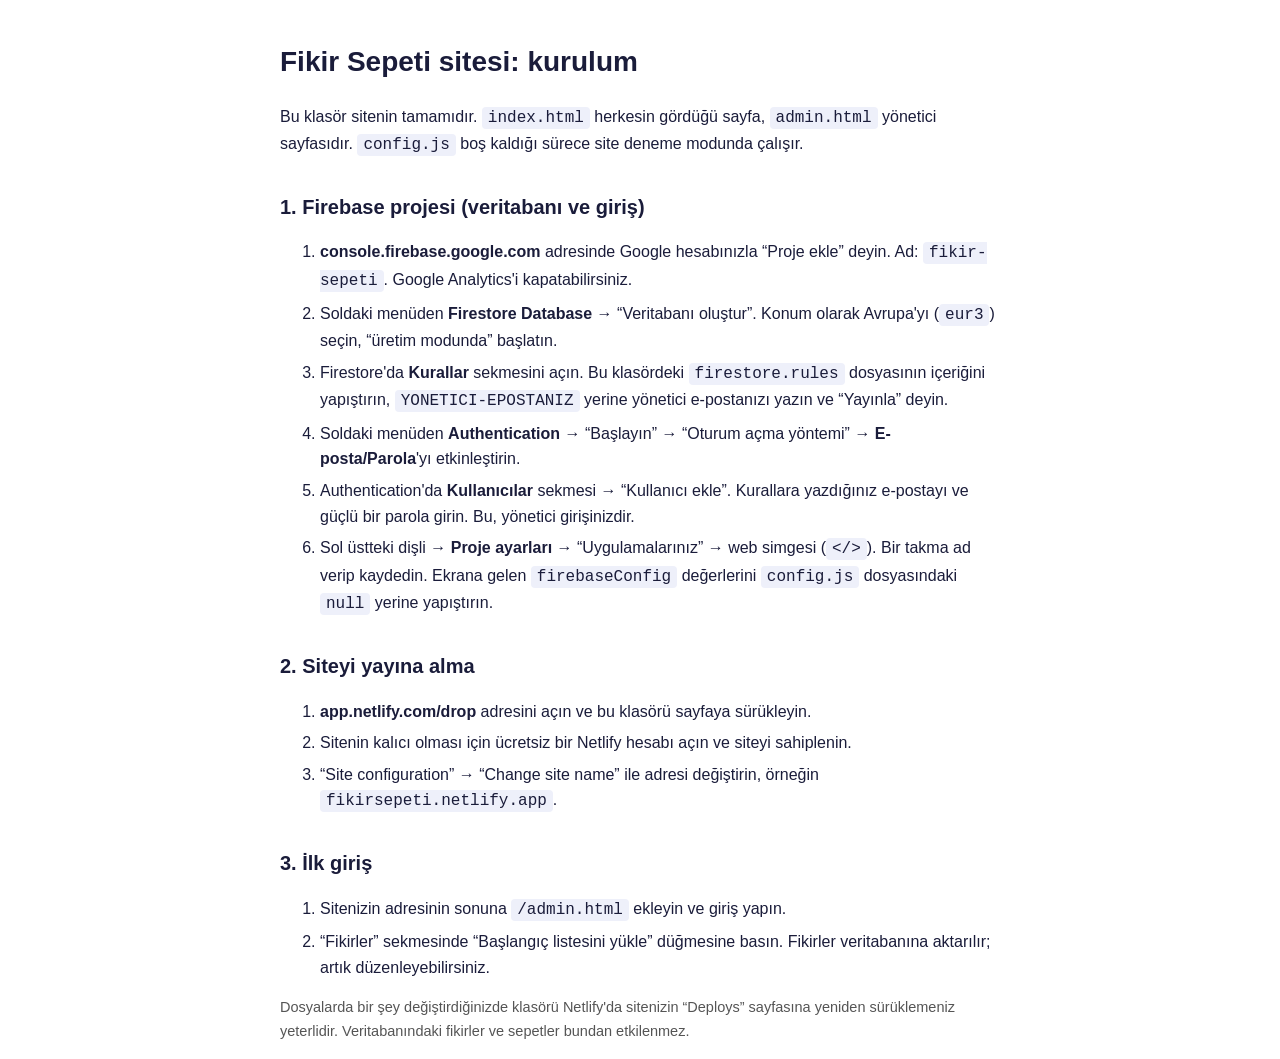
<file: KURULUM.html>
<!doctype html><html lang="tr"><head><meta charset="utf-8"><meta name="viewport" content="width=device-width,initial-scale=1"><title>Fikir Sepeti · Kurulum</title>
<style>body{font:16px/1.6 -apple-system,Segoe UI,Helvetica,Arial,sans-serif;max-width:720px;margin:40px auto;padding:0 20px;color:#1a1c3a}h1{font-size:28px}h2{font-size:20px;margin-top:32px}code{background:#eef0fa;padding:2px 6px;border-radius:4px}li{margin:6px 0}.n{color:#555;font-size:14.5px}</style></head><body>
<h1>Fikir Sepeti sitesi: kurulum</h1>
<p>Bu klasör sitenin tamamıdır. <code>index.html</code> herkesin gördüğü sayfa, <code>admin.html</code> yönetici sayfasıdır. <code>config.js</code> boş kaldığı sürece site deneme modunda çalışır.</p>
<h2>1. Firebase projesi (veritabanı ve giriş)</h2>
<ol>
<li><b>console.firebase.google.com</b> adresinde Google hesabınızla “Proje ekle” deyin. Ad: <code>fikir-sepeti</code>. Google Analytics'i kapatabilirsiniz.</li>
<li>Soldaki menüden <b>Firestore Database</b> → “Veritabanı oluştur”. Konum olarak Avrupa'yı (<code>eur3</code>) seçin, “üretim modunda” başlatın.</li>
<li>Firestore'da <b>Kurallar</b> sekmesini açın. Bu klasördeki <code>firestore.rules</code> dosyasının içeriğini yapıştırın, <code>YONETICI-EPOSTANIZ</code> yerine yönetici e-postanızı yazın ve “Yayınla” deyin.</li>
<li>Soldaki menüden <b>Authentication</b> → “Başlayın” → “Oturum açma yöntemi” → <b>E-posta/Parola</b>'yı etkinleştirin.</li>
<li>Authentication'da <b>Kullanıcılar</b> sekmesi → “Kullanıcı ekle”. Kurallara yazdığınız e-postayı ve güçlü bir parola girin. Bu, yönetici girişinizdir.</li>
<li>Sol üstteki dişli → <b>Proje ayarları</b> → “Uygulamalarınız” → web simgesi (<code>&lt;/&gt;</code>). Bir takma ad verip kaydedin. Ekrana gelen <code>firebaseConfig</code> değerlerini <code>config.js</code> dosyasındaki <code>null</code> yerine yapıştırın.</li>
</ol>
<h2>2. Siteyi yayına alma</h2>
<ol>
<li><b>app.netlify.com/drop</b> adresini açın ve bu klasörü sayfaya sürükleyin.</li>
<li>Sitenin kalıcı olması için ücretsiz bir Netlify hesabı açın ve siteyi sahiplenin.</li>
<li>“Site configuration” → “Change site name” ile adresi değiştirin, örneğin <code>fikirsepeti.netlify.app</code>.</li>
</ol>
<h2>3. İlk giriş</h2>
<ol>
<li>Sitenizin adresinin sonuna <code>/admin.html</code> ekleyin ve giriş yapın.</li>
<li>“Fikirler” sekmesinde “Başlangıç listesini yükle” düğmesine basın. Fikirler veritabanına aktarılır; artık düzenleyebilirsiniz.</li>
</ol>
<p class="n">Dosyalarda bir şey değiştirdiğinizde klasörü Netlify'da sitenizin “Deploys” sayfasına yeniden sürüklemeniz yeterlidir. Veritabanındaki fikirler ve sepetler bundan etkilenmez.</p>
</body></html>
</file>
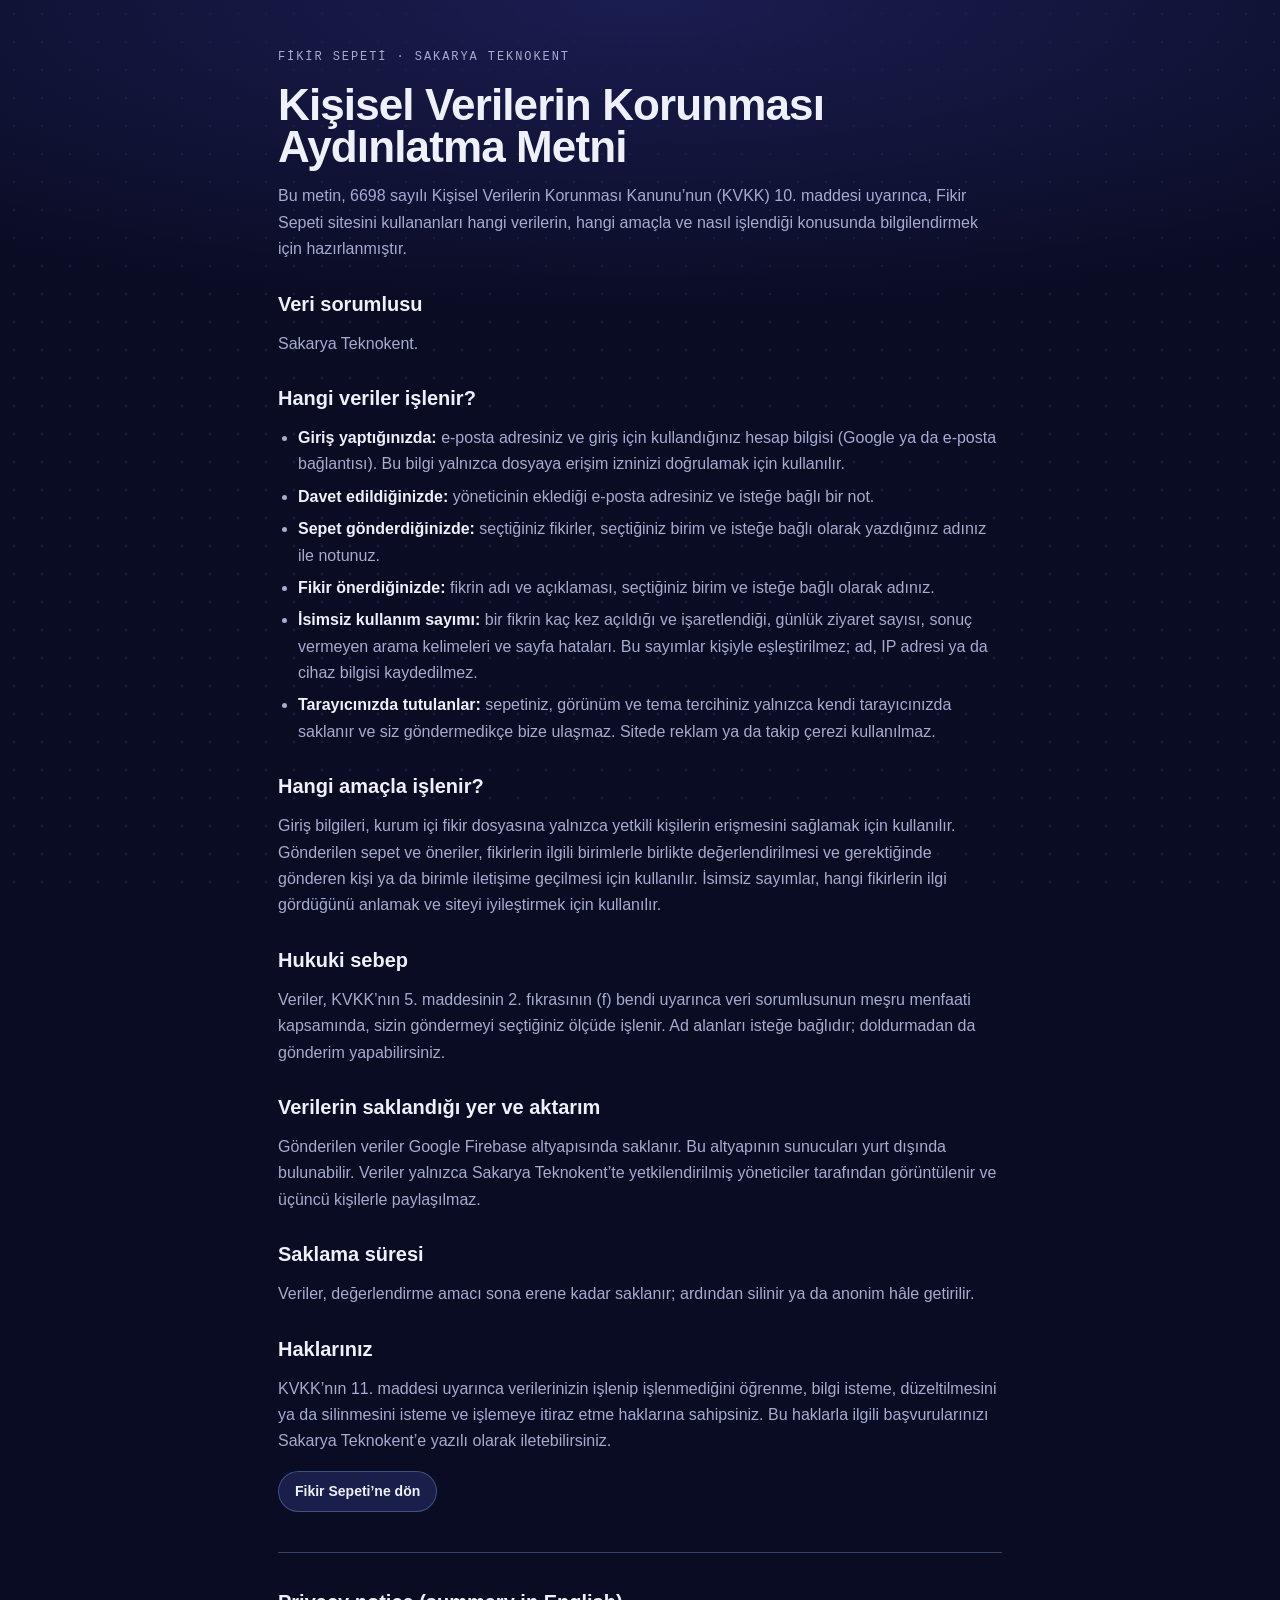
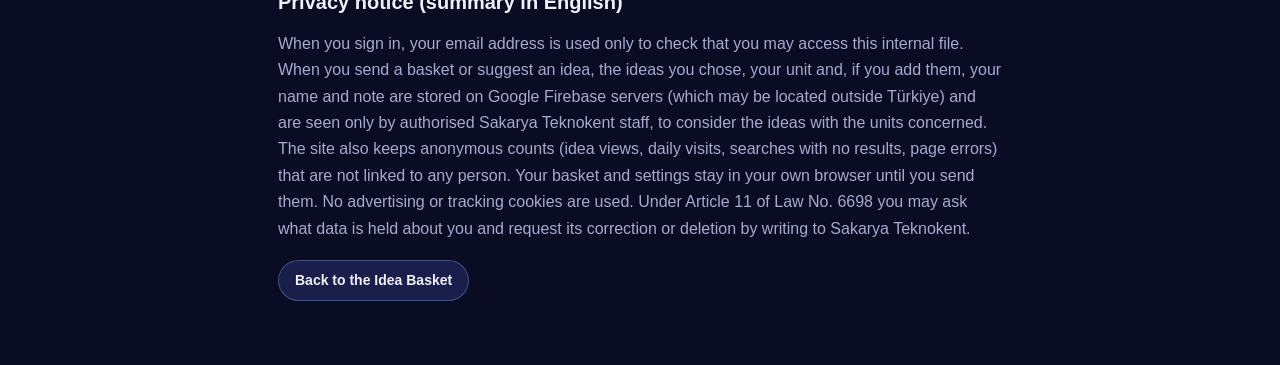
<file: kvkk.html>
<!doctype html>
<html lang="tr">
<head>
<meta charset="utf-8">
<meta name="viewport" content="width=device-width,initial-scale=1,viewport-fit=cover">
<title>Aydınlatma Metni · Fikir Sepeti</title>
<meta name="robots" content="noindex, nofollow">
<link rel="stylesheet" href="style.css">
<style>html,body{min-height:100%}body{background-attachment:fixed}.kv{max-width:760px;margin:0 auto;padding:48px max(18px,env(safe-area-inset-left,0px)) 64px;display:flex;flex-direction:column;gap:16px}.kv h1{font-size:clamp(30px,5vw,44px)}.kv h2{font-size:20px;margin-top:14px}.kv p,.kv li{color:var(--muted);line-height:1.65}.kv ul{margin:0;padding-left:20px;display:flex;flex-direction:column;gap:6px}.kv b{color:var(--fg)}.kv hr{border:0;border-top:1px solid var(--line2);margin:24px 0 8px}</style>
</head>
<body>
<main class="kv">
  <p class="eyebrow">Fikir Sepeti · Sakarya Teknokent</p>
  <h1>Kişisel Verilerin Korunması Aydınlatma Metni</h1>
  <p>Bu metin, 6698 sayılı Kişisel Verilerin Korunması Kanunu’nun (KVKK) 10. maddesi uyarınca, Fikir Sepeti sitesini kullananları hangi verilerin, hangi amaçla ve nasıl işlendiği konusunda bilgilendirmek için hazırlanmıştır.</p>
  <h2>Veri sorumlusu</h2>
  <p>Sakarya Teknokent.</p>
  <h2>Hangi veriler işlenir?</h2>
  <ul>
    <li><b>Giriş yaptığınızda:</b> e-posta adresiniz ve giriş için kullandığınız hesap bilgisi (Google ya da e-posta bağlantısı). Bu bilgi yalnızca dosyaya erişim izninizi doğrulamak için kullanılır.</li>
    <li><b>Davet edildiğinizde:</b> yöneticinin eklediği e-posta adresiniz ve isteğe bağlı bir not.</li>
    <li><b>Sepet gönderdiğinizde:</b> seçtiğiniz fikirler, seçtiğiniz birim ve isteğe bağlı olarak yazdığınız adınız ile notunuz.</li>
    <li><b>Fikir önerdiğinizde:</b> fikrin adı ve açıklaması, seçtiğiniz birim ve isteğe bağlı olarak adınız.</li>
    <li><b>İsimsiz kullanım sayımı:</b> bir fikrin kaç kez açıldığı ve işaretlendiği, günlük ziyaret sayısı, sonuç vermeyen arama kelimeleri ve sayfa hataları. Bu sayımlar kişiyle eşleştirilmez; ad, IP adresi ya da cihaz bilgisi kaydedilmez.</li>
    <li><b>Tarayıcınızda tutulanlar:</b> sepetiniz, görünüm ve tema tercihiniz yalnızca kendi tarayıcınızda saklanır ve siz göndermedikçe bize ulaşmaz. Sitede reklam ya da takip çerezi kullanılmaz.</li>
  </ul>
  <h2>Hangi amaçla işlenir?</h2>
  <p>Giriş bilgileri, kurum içi fikir dosyasına yalnızca yetkili kişilerin erişmesini sağlamak için kullanılır. Gönderilen sepet ve öneriler, fikirlerin ilgili birimlerle birlikte değerlendirilmesi ve gerektiğinde gönderen kişi ya da birimle iletişime geçilmesi için kullanılır. İsimsiz sayımlar, hangi fikirlerin ilgi gördüğünü anlamak ve siteyi iyileştirmek için kullanılır.</p>
  <h2>Hukuki sebep</h2>
  <p>Veriler, KVKK’nın 5. maddesinin 2. fıkrasının (f) bendi uyarınca veri sorumlusunun meşru menfaati kapsamında, sizin göndermeyi seçtiğiniz ölçüde işlenir. Ad alanları isteğe bağlıdır; doldurmadan da gönderim yapabilirsiniz.</p>
  <h2>Verilerin saklandığı yer ve aktarım</h2>
  <p>Gönderilen veriler Google Firebase altyapısında saklanır. Bu altyapının sunucuları yurt dışında bulunabilir. Veriler yalnızca Sakarya Teknokent’te yetkilendirilmiş yöneticiler tarafından görüntülenir ve üçüncü kişilerle paylaşılmaz.</p>
  <h2>Saklama süresi</h2>
  <p>Veriler, değerlendirme amacı sona erene kadar saklanır; ardından silinir ya da anonim hâle getirilir.</p>
  <h2>Haklarınız</h2>
  <p>KVKK’nın 11. maddesi uyarınca verilerinizin işlenip işlenmediğini öğrenme, bilgi isteme, düzeltilmesini ya da silinmesini isteme ve işlemeye itiraz etme haklarına sahipsiniz. Bu haklarla ilgili başvurularınızı Sakarya Teknokent’e yazılı olarak iletebilirsiniz.</p>
  <p><a class="btn" href="./">Fikir Sepeti’ne dön</a></p>
  <hr>
  <section id="en" lang="en">
    <h2>Privacy notice (summary in English)</h2>
    <p>When you sign in, your email address is used only to check that you may access this internal file. When you send a basket or suggest an idea, the ideas you chose, your unit and, if you add them, your name and note are stored on Google Firebase servers (which may be located outside Türkiye) and are seen only by authorised Sakarya Teknokent staff, to consider the ideas with the units concerned. The site also keeps anonymous counts (idea views, daily visits, searches with no results, page errors) that are not linked to any person. Your basket and settings stay in your own browser until you send them. No advertising or tracking cookies are used. Under Article 11 of Law No. 6698 you may ask what data is held about you and request its correction or deletion by writing to Sakarya Teknokent.</p>
    <p><a class="btn" href="en.html">Back to the Idea Basket</a></p>
  </section>
</main>
</body>
</html>
</file>
<file: style.css>
[hidden]{display:none!important}
html{margin:0;background:#0A0C24}body{margin:0;min-height:100vh}
img{max-width:100%}

/* Layout: a catalogue you shop from. Sticky bar with the basket; ready-made baskets first, then the file as data (clickable distributions), then the searchable shelf of every idea. Detail and basket open as panels. Single committed dark look, matching the Teknokent zoom decks and the Fikir Yol Haritası. */
:root{
  --bg:#0A0C24; --surface:#13163A; --surface2:#1A1E4A; --line:rgba(120,170,220,.2); --line2:rgba(120,170,220,.38);
  --fg:#EEF0FA; --muted:#A6ABCF; --sky:#2EA8D3; --skysoft:rgba(46,168,211,.14); --ink:#061022;
  --low:#5FD3A4; --mid:#F0C35A; --high:#F08A75;
  --barbg:rgba(10,12,36,.92); --glow:#1A1D50; --dot:rgba(46,168,211,.13); --veil:rgba(4,5,18,.72);
  --display:'Archivo','Helvetica Neue',Helvetica,Arial,sans-serif;
  --mono:'IBM Plex Mono',ui-monospace,Menlo,monospace;
  color-scheme:dark;
}
:root[data-fs="light"]{
  --bg:#F3F5FB; --surface:#FFFFFF; --surface2:#E9EDF8; --line:rgba(30,50,110,.14); --line2:rgba(30,50,110,.28);
  --fg:#141833; --muted:#4F5679; --sky:#0B76A3; --skysoft:rgba(11,118,163,.10); --ink:#FFFFFF;
  --low:#16815A; --mid:#8C6100; --high:#B8432C;
  --barbg:rgba(243,245,251,.94); --glow:#DDE6FA; --dot:rgba(11,118,163,.10); --veil:rgba(20,24,51,.45);
  color-scheme:light;
}
*{box-sizing:border-box}
html{scroll-behavior:smooth}
body{background:var(--bg);color:var(--fg);font-family:var(--display);font-size:16px;line-height:1.5;
  background-image:radial-gradient(120% 50% at 50% 0%,var(--glow) 0%,transparent 70%),radial-gradient(circle,var(--dot) 1.5px,transparent 1.6px);background-size:auto,28px 28px}
body::before{content:"";position:fixed;inset:0 0 auto;height:env(safe-area-inset-top,0px);z-index:10;background:var(--bg)}
h1,h2,h3,h4{margin:0;text-wrap:balance;font-stretch:112%}
h1{font-size:clamp(40px,7vw,72px);line-height:.95;font-weight:900;letter-spacing:-.02em}
h1 span{color:var(--sky)}
h2{font-size:clamp(24px,3.4vw,32px);font-weight:800;line-height:1.1}
h3{font-size:19px;font-weight:800;line-height:1.2}
p{margin:0}
a{color:var(--sky)}
button,input,select,textarea{font:inherit;color:inherit}
:focus-visible{outline:2px solid var(--sky);outline-offset:2px}
.eyebrow{font-family:var(--mono);font-size:12px;letter-spacing:.16em;text-transform:uppercase;color:var(--sky)}
.lead{font-size:18px;color:var(--muted);max-width:62ch}
.note{font-size:14px;color:var(--muted);max-width:75ch}

.gut{padding-left:max(16px,env(safe-area-inset-left,0px));padding-right:max(16px,env(safe-area-inset-right,0px))}
.bar{position:sticky;top:env(safe-area-inset-top,0px);z-index:9;background:var(--barbg);backdrop-filter:blur(8px);border-bottom:1px solid var(--line)}
.bar .in{max-width:1120px;margin:0 auto;padding-block:10px;display:flex;align-items:center;justify-content:space-between;gap:12px}
.brand{font-weight:900;font-stretch:112%;font-size:18px;letter-spacing:-.01em}
a.brand{color:inherit;text-decoration:none;border-radius:6px;white-space:nowrap}
a.brand:hover{opacity:.85}
:focus-visible{outline:2px solid var(--sky);outline-offset:2px}
.skip{position:fixed;left:calc(12px + env(safe-area-inset-left,0px));top:-80px;z-index:60;background:var(--surface2);color:var(--fg);border:2px solid var(--sky);border-radius:10px;padding:10px 16px;font-weight:700;text-decoration:none}
.skip:focus{top:calc(10px + env(safe-area-inset-top,0px))}
.totop{position:fixed;right:calc(18px + env(safe-area-inset-right,0px));bottom:calc(20px + env(safe-area-inset-bottom,0px));z-index:25;width:44px;height:44px;border-radius:999px;border:1px solid var(--line2);background:var(--surface2);color:var(--fg);font-size:18px;line-height:1;cursor:pointer;opacity:0;pointer-events:none;transform:translateY(8px);transition:opacity .2s,transform .2s}
.totop.on{opacity:1;pointer-events:auto;transform:none}
.totop:hover{border-color:var(--sky);color:var(--sky)}
.ldbar{position:fixed;left:0;right:0;top:0;height:3px;z-index:70;background:linear-gradient(90deg,transparent,var(--sky),transparent);background-size:40% 100%;background-repeat:no-repeat;animation:ldb 1.1s linear infinite}
@keyframes ldb{from{background-position:-40% 0}to{background-position:140% 0}}
@media (prefers-reduced-motion:reduce){*,*::before,*::after{transition:none!important;animation:none!important;scroll-behavior:auto!important}}
.brand span{color:var(--sky)}
.btn{background:var(--surface2);border:1px solid var(--line2);border-radius:999px;padding:8px 16px;font-size:14px;font-weight:700;cursor:pointer;display:inline-flex;align-items:center;gap:8px;text-decoration:none;color:var(--fg);white-space:nowrap}
.btn:hover{border-color:var(--sky)}
.btn.pri{background:var(--sky);border-color:var(--sky);color:var(--ink)}
.btn.pri:hover{filter:brightness(1.08)}
.btn.on{background:var(--skysoft);border-color:var(--sky);color:var(--sky)}
.btn.sm{padding:6px 12px;font-size:13px}
.btn .ct{font-family:var(--mono);font-size:12.5px;background:var(--ink);color:var(--fg);border-radius:999px;padding:1px 8px;font-variant-numeric:tabular-nums}
.btn.pri .ct{background:var(--ink)}

.wrap{max-width:1120px;margin:0 auto;padding-block:36px 72px;display:flex;flex-direction:column;gap:56px}
section{display:flex;flex-direction:column;gap:18px;scroll-margin-top:72px}
.head{display:flex;flex-direction:column;gap:8px}
.hero{display:flex;flex-direction:column;gap:20px}
.stats{display:grid;grid-template-columns:repeat(auto-fill,minmax(150px,1fr));gap:12px}
.stat{border:1px solid var(--line);background:var(--skysoft);border-radius:14px;padding:12px 18px;display:flex;flex-direction:column;min-width:0}
.stat b{font-size:34px;font-weight:900;line-height:1;font-variant-numeric:tabular-nums}
.stat span{font-family:var(--mono);font-size:11.5px;letter-spacing:.12em;text-transform:uppercase;color:var(--muted);margin-top:6px}
.tn{font-size:13.5px;font-weight:600;color:var(--sky);margin-top:-6px}
.who{display:flex;flex-wrap:wrap;gap:8px;align-items:center}
.who>span{font-weight:800;margin-right:4px}
.who .btn[aria-pressed="true"]{background:var(--sky);border-color:var(--sky);color:#06122B}
footer a{color:var(--muted)}
.how{display:grid;grid-template-columns:repeat(auto-fit,minmax(220px,1fr));gap:12px}
.how div{border-top:2px solid var(--sky);padding-top:10px;font-size:14.5px;color:var(--muted)}
.how b{display:block;color:var(--fg);font-size:16px;font-weight:800}

.share{border:1px solid var(--sky);background:var(--skysoft);border-radius:16px;padding:16px 18px;display:flex;flex-wrap:wrap;gap:12px;align-items:center;justify-content:space-between}
.share p{min-width:0;flex:1 1 260px}
.share .acts{display:flex;gap:8px;flex-wrap:wrap}

.packs{display:grid;grid-template-columns:repeat(auto-fill,minmax(320px,1fr));gap:12px}
.pack{background:var(--surface);border:1px solid var(--line);border-radius:16px;padding:18px;display:flex;flex-direction:column;gap:12px;min-width:0}
.pack.five{border-color:var(--sky);background:linear-gradient(180deg,rgba(46,168,211,.12),transparent 60%),var(--surface)}
.pack small{font-size:13.5px;color:var(--muted)}
.steps{display:flex;flex-wrap:wrap;gap:6px;align-items:center;min-width:0}
.steps i{font-style:normal;color:var(--sky);font-size:13px}
.tag{background:var(--surface2);border:1px solid var(--line);border-radius:999px;padding:4px 11px;font-size:13px;font-weight:600;cursor:pointer;max-width:100%;overflow-wrap:anywhere;text-align:left}
.tag:hover{border-color:var(--sky)}
.tag.in{border-color:var(--sky);color:var(--sky)}
.tag.ex{background:transparent;border-style:dashed;color:var(--muted);font-weight:500;cursor:default}
.pack .foot{margin-top:auto;display:flex;align-items:center;justify-content:space-between;gap:10px;flex-wrap:wrap}
.pack .foot span{font-size:12.5px;color:var(--muted);font-family:var(--mono)}

.viz{display:grid;grid-template-columns:repeat(auto-fit,minmax(min(380px,100%),1fr));gap:12px}
.vc{background:var(--surface);border:1px solid var(--line);border-radius:16px;padding:18px;display:flex;flex-direction:column;gap:12px;min-width:0}
.vc h3{font-size:16px}
.bars{display:flex;flex-direction:column;gap:4px}
.brow{display:grid;grid-template-columns:minmax(0,150px) 1fr 28px;gap:10px;align-items:center;background:none;border:0;padding:4px 6px;margin:0 -6px;border-radius:8px;cursor:pointer;text-align:left;font-size:13.5px}
.brow:hover{background:var(--skysoft)}
.brow[aria-pressed="true"]{background:var(--skysoft);color:var(--sky)}
.brow .tr{height:10px;background:var(--surface2);border-radius:999px;overflow:hidden}
.brow .tr i{display:block;height:100%;background:var(--sky);border-radius:999px}
.brow b{font-family:var(--mono);font-weight:500;font-size:13px;text-align:right;font-variant-numeric:tabular-nums}
.mx{display:grid;grid-template-columns:auto repeat(3,1fr);gap:6px;font-size:12.5px}
.mx .h{font-family:var(--mono);font-size:11px;letter-spacing:.08em;text-transform:uppercase;color:var(--muted);display:flex;align-items:center;justify-content:center;text-align:center;padding:2px}
.mx .h.l{justify-content:flex-start}
.mx button{border:1px solid var(--line);border-radius:10px;padding:12px 4px;cursor:pointer;font-size:20px;font-weight:900;font-variant-numeric:tabular-nums;background:var(--surface2)}
.mx button:hover{border-color:var(--sky)}
.mx button[aria-pressed="true"]{outline:2px solid var(--sky)}

.tools{display:grid;grid-template-columns:repeat(auto-fit,minmax(170px,1fr));gap:10px;align-items:end}
.fld{display:flex;flex-direction:column;gap:4px;min-width:0}
.fld label{font-family:var(--mono);font-size:11px;letter-spacing:.12em;text-transform:uppercase;color:var(--muted)}
.fld input,.fld select,.fld textarea{background:var(--surface);border:1px solid var(--line2);border-radius:10px;padding:9px 11px;font-size:14.5px;width:100%;min-width:0}
.fld.wide{grid-column:1/-1}
.meta{display:flex;flex-wrap:wrap;gap:10px;align-items:center;justify-content:space-between}
.count{font-family:var(--mono);font-size:13px;color:var(--muted)}

.grid{display:grid;grid-template-columns:repeat(auto-fill,minmax(300px,1fr));gap:12px}
.card{background:var(--surface);border:1px solid var(--line);border-radius:16px;padding:16px;display:flex;flex-direction:column;gap:10px;min-width:0}
.card.in{border-color:var(--sky)}
.card .th{font-family:var(--mono);font-size:11px;letter-spacing:.12em;text-transform:uppercase;color:var(--muted)}
.card p{font-size:14.5px;color:var(--muted)}
.pills{display:flex;flex-wrap:wrap;gap:6px}
.pill{font-family:var(--mono);font-size:11px;letter-spacing:.06em;text-transform:uppercase;border-radius:999px;padding:3px 9px;border:1px solid var(--line2);color:var(--muted);white-space:nowrap;max-width:100%;overflow:hidden;text-overflow:ellipsis}
.pill.s{color:var(--sky);border-color:var(--sky);background:var(--skysoft)}
.pill.nw{color:#06122B;background:var(--mid);border-color:var(--mid);font-weight:700}
.pill.e1{color:var(--low);border-color:currentColor}.pill.e2{color:var(--mid);border-color:currentColor}.pill.e3{color:var(--high);border-color:currentColor}
.card .foot{margin-top:auto;display:flex;gap:8px;justify-content:space-between;flex-wrap:wrap;padding-top:4px}
.empty{padding:28px;text-align:center;color:var(--muted);border:1px dashed var(--line2);border-radius:14px}
footer{font-size:13px;color:var(--muted);border-top:1px solid var(--line);padding-top:18px}

dialog{border:1px solid var(--line2);background:var(--bg);color:var(--fg);border-radius:20px;padding:0;width:min(720px,calc(100vw - 24px));max-height:calc(100dvh - 32px)}
dialog::backdrop{background:var(--veil)}
.dl{padding:22px;display:flex;flex-direction:column;gap:18px;overflow:auto;max-height:calc(100dvh - 34px)}
.dl .x{align-self:flex-end;margin-bottom:-12px}
.kv{display:grid;grid-template-columns:repeat(auto-fit,minmax(200px,1fr));gap:10px}
.kv div{background:var(--surface);border:1px solid var(--line);border-radius:12px;padding:12px;display:flex;flex-direction:column;gap:4px;min-width:0}
.kv dt,.lbl{font-family:var(--mono);font-size:11px;letter-spacing:.12em;text-transform:uppercase;color:var(--sky)}
.kv dd{margin:0;font-size:14.5px}
dl{margin:0}
.roles{display:grid;grid-template-columns:minmax(0,1fr) minmax(0,1.3fr);gap:0 14px;font-size:14px}
.roles div{padding:8px 0;border-top:1px solid var(--line)}
.roles .r{font-weight:700}
.roles .r.me{color:var(--sky)}
.roles .x2{color:var(--muted)}
.acts{display:flex;gap:8px;flex-wrap:wrap}

#basket{width:min(560px,calc(100vw - 24px));margin-right:12px}
.bl{display:flex;flex-direction:column;gap:6px;list-style:none;margin:0;padding:0}
.bl li{display:grid;grid-template-columns:1fr auto;gap:10px;align-items:center;background:var(--surface);border:1px solid var(--line);border-radius:12px;padding:10px 12px}
.bl li button.nm{background:none;border:0;padding:0;text-align:left;cursor:pointer;font-weight:800;font-size:15px;min-width:0}
.bl li small{display:block;font-weight:400;font-size:13px;color:var(--muted)}
.rmv{background:none;border:1px solid var(--line2);border-radius:999px;width:30px;height:30px;cursor:pointer;color:var(--muted);font-size:16px;line-height:1}
.rmv:hover{border-color:var(--high);color:var(--high)}
.stack{display:flex;height:14px;border-radius:999px;overflow:hidden;background:var(--surface2)}
.stack i{display:block;height:100%}
.leg{display:flex;flex-wrap:wrap;gap:6px 14px;font-size:13px;color:var(--muted)}
.leg span::before{content:"";display:inline-block;width:9px;height:9px;border-radius:50%;background:var(--c);margin-right:6px}
.when{display:grid;grid-template-columns:repeat(3,minmax(0,1fr));gap:8px}
.when div{background:var(--surface);border:1px solid var(--line);border-radius:12px;padding:10px;display:flex;flex-direction:column;gap:4px;font-size:13px;min-width:0}
.when b{font-family:var(--mono);font-weight:500;font-size:11px;letter-spacing:.08em;text-transform:uppercase;color:var(--sky)}
.when span{overflow-wrap:anywhere}
.blk{display:flex;flex-direction:column;gap:8px}
#msg{min-height:150px;font-family:var(--mono);font-size:12.5px;line-height:1.5;resize:vertical}
.ok{font-size:13px;color:var(--low);min-height:1.2em}

.grid.pg .card{border-color:var(--sky);background:linear-gradient(180deg,rgba(46,168,211,.10),transparent 70%),var(--surface)}
.pill.tp{background:var(--sky);border-color:var(--sky);color:var(--ink);font-weight:700}
.prio{display:grid;grid-template-columns:minmax(0,1.2fr) minmax(0,1fr);gap:12px;align-items:start}
.top10{list-style:none;margin:0;padding:0;display:flex;flex-direction:column;gap:6px}
.top10 li{display:grid;grid-template-columns:30px minmax(0,1fr);gap:10px;align-items:start;background:var(--surface2);border:1px solid var(--line);border-radius:12px;padding:10px 12px}
.top10 li.in{border-color:var(--sky)}
.top10 .no{font-family:var(--mono);font-size:19px;color:var(--sky);line-height:1.15;font-variant-numeric:tabular-nums}
.top10 .nm{background:none;border:0;padding:0;text-align:left;cursor:pointer;font-weight:800;font-size:15.5px;color:var(--fg)}
.top10 .nm:hover{color:var(--sky)}
.top10 small{display:block;font-size:13px;color:var(--muted);margin-top:2px}
.top10 .pills{margin-top:6px}
.quad{display:grid;grid-template-columns:auto 1fr 1fr;gap:6px;align-items:stretch}
.quad .ax{font-family:var(--mono);font-size:10.5px;letter-spacing:.08em;text-transform:uppercase;color:var(--muted);display:flex;align-items:center;justify-content:center;text-align:center}
.quad .ax.v{writing-mode:vertical-rl;transform:rotate(180deg);padding:0 2px}
.qd{background:var(--surface2);border:1px solid var(--line);border-radius:12px;padding:12px;text-align:left;cursor:pointer;display:flex;flex-direction:column;gap:2px;min-width:0}
.qd:hover{border-color:var(--sky)}
.qd[aria-pressed="true"]{outline:2px solid var(--sky)}
.qd.h{border-color:var(--sky);background:linear-gradient(180deg,rgba(46,168,211,.18),transparent 80%),var(--surface2)}
.qd b{font-size:28px;font-weight:900;line-height:1;font-variant-numeric:tabular-nums}
.qd span{font-weight:800;font-size:14.5px}
.qd small{font-size:12.5px;color:var(--muted)}
.calf{display:flex;flex-wrap:wrap;gap:8px}
.calf .btn[aria-pressed="true"]{background:var(--sky);border-color:var(--sky);color:var(--ink)}
.cal{display:grid;grid-template-columns:repeat(auto-fill,minmax(250px,1fr));gap:10px}
.mo{background:var(--surface);border:1px solid var(--line);border-radius:14px;padding:12px 14px;display:flex;flex-direction:column;gap:8px;min-width:0}
.mo.busy{border-color:rgba(240,195,90,.55)}
.mo h3{font-size:16px;display:flex;justify-content:space-between;align-items:baseline;gap:8px}
.mo h3 small{font-family:var(--mono);font-size:11px;font-weight:500;color:var(--muted);font-stretch:100%}
.mo .cx{font-size:12.5px;color:var(--muted);border-left:2px solid var(--line2);padding-left:8px}
.mo .bz{font-family:var(--mono);font-size:10.5px;letter-spacing:.08em;text-transform:uppercase;color:var(--mid)}
.mo .steps{gap:5px}
.mo .none{font-size:12.5px;color:var(--muted)}
.tag.tp{background:var(--sky);border-color:var(--sky);color:var(--ink)}
.tag small{font-weight:500;opacity:.8}
.ev{background:var(--surface);border:1px solid var(--line);border-left:3px solid var(--sky);border-radius:12px;padding:12px 14px;display:flex;flex-direction:column;gap:4px}
.ev b{font-size:15.5px}
.ev a{font-size:14px;font-weight:700;align-self:flex-start}
@media (max-width:860px){.prio{grid-template-columns:1fr}}
@media (max-width:560px){
  .brow{grid-template-columns:minmax(0,120px) 1fr 24px}
  .when{grid-template-columns:1fr}
  .roles{grid-template-columns:1fr}
  .roles .x2{border-top:0;padding-top:0}
  #basket{margin-right:auto}
}
@media (prefers-reduced-motion:reduce){html{scroll-behavior:auto}}
#tubitak .gyw{display:grid;grid-template-columns:repeat(auto-fit,minmax(min(360px,100%),1fr));gap:12px}
.gyk{display:flex;gap:16px;align-items:center;flex-wrap:wrap;background:var(--surface);border:1px solid var(--line);border-radius:16px;padding:16px 18px}
.gyk b{font-family:var(--display);font-size:44px;line-height:1;color:var(--sky);font-weight:800}
.gyk p{margin:0;max-width:62ch;flex:1 1 260px}
.gyh,.gyr{display:grid;grid-template-columns:34px minmax(0,1fr) 58px 34px;gap:8px;align-items:center}
.gyh{font-size:11px;color:var(--muted);text-transform:uppercase;letter-spacing:.07em;padding:0 6px}
.gyh span:nth-child(n+3){text-align:right}
.gyr{background:none;border:0;padding:6px;border-radius:8px;cursor:pointer;text-align:left;font:inherit;font-size:13.5px;color:inherit;width:100%}
.gyr:hover{background:var(--skysoft)}
.gyr[aria-pressed="true"]{background:var(--skysoft);color:var(--sky)}
.gyr .cd{font-family:var(--mono);font-size:12px;color:var(--muted)}
.gyr .wt{display:flex;flex-direction:column;align-items:flex-end;gap:3px;font-family:var(--mono);font-size:11.5px;color:var(--muted)}
.gyr .wt i{display:block;height:5px;background:var(--sky);border-radius:999px;opacity:.6}
.gyr b{font-family:var(--mono);font-weight:500;font-size:13px;text-align:right;font-variant-numeric:tabular-nums}
.gyr.none{cursor:default;opacity:.5}
.gyr.none:hover{background:none}
[hidden]{display:none!important}
/* sol menü: bölümler tek tek açılır, sayfa aşağı uzamaz */
.bar .in{max-width:1320px}
.shell{max-width:1320px;margin:0 auto;display:grid;grid-template-columns:236px minmax(0,1fr);gap:40px;align-items:start}
.shell>.wrap{max-width:none;margin:0;padding-block:30px 72px;min-width:0;gap:40px}
.side{position:sticky;top:calc(env(safe-area-inset-top,0px) + 58px);max-height:calc(100vh - 66px);overflow-y:auto;padding-block:24px 24px;display:flex;flex-direction:column;gap:18px;scrollbar-width:thin}
.sg{display:flex;flex-direction:column;gap:2px}
.sl{font-family:var(--mono);font-size:11px;letter-spacing:.14em;text-transform:uppercase;color:var(--muted);padding:0 10px 6px}
.si{display:flex;align-items:center;justify-content:space-between;gap:10px;width:100%;background:none;border:0;border-radius:8px;padding:6px 10px;font-size:14px;font-weight:600;line-height:1.25;color:var(--fg);text-decoration:none;cursor:pointer;text-align:left}
.si:hover{background:var(--skysoft)}
.si[aria-current="page"],.si[aria-pressed="true"]{background:var(--skysoft);color:var(--sky)}
.si[aria-current="page"]{box-shadow:inset 3px 0 0 var(--sky)}
.si b{font-family:var(--mono);font-size:12px;font-weight:500;color:var(--muted);font-variant-numeric:tabular-nums}
.wrap .off{display:none!important}
.sr{position:absolute;width:1px;height:1px;overflow:hidden;clip:rect(0 0 0 0);white-space:nowrap}
.bsearch{flex:1;max-width:440px;position:relative;display:flex;align-items:center;margin:0 auto 0 32px}
.bsearch input{width:100%;background:var(--surface);border:1px solid var(--line2);border-radius:999px;padding:8px 44px 8px 16px;font-size:14px;min-width:0}
.bsearch input:focus{border-color:var(--sky);outline:none}
.bsearch kbd{position:absolute;right:12px;font-family:var(--mono);font-size:11px;color:var(--muted);border:1px solid var(--line2);border-radius:5px;padding:0 6px;pointer-events:none}
@media (max-width:700px){.bsearch{display:none}}
.tools{grid-template-columns:repeat(4,minmax(0,1fr))}
.tools .wide2{grid-column:span 2}
.tools .fb{display:flex;align-items:flex-end}
.tools .fb .btn{width:100%;justify-content:center;min-height:42px}
.more{grid-column:1/-1;display:grid;grid-template-columns:repeat(4,minmax(0,1fr));gap:10px}
.lbl2{font-family:var(--mono);font-size:11px;letter-spacing:.12em;text-transform:uppercase;color:var(--muted)}
.seg{display:flex;border:1px solid var(--line2);border-radius:10px;overflow:hidden;min-height:42px;background:var(--surface)}
.seg button{flex:1;background:none;border:0;padding:8px 10px;font-weight:700;font-size:14px;cursor:pointer;color:var(--muted)}
.seg button+button{border-left:1px solid var(--line2)}
.seg button[aria-pressed="true"]{background:var(--skysoft);color:var(--sky)}
@media (max-width:700px){.tools,.more{grid-template-columns:repeat(2,minmax(0,1fr))}}
.achips{display:flex;flex-wrap:wrap;gap:6px}
.achips:empty{display:none}
.achip{display:inline-flex;align-items:center;gap:6px;background:var(--skysoft);border:1px solid var(--sky);color:var(--sky);border-radius:999px;padding:4px 10px;font-size:13px;font-weight:700;cursor:pointer}
.achip span{font-size:15px;line-height:1}
.grid.list{grid-template-columns:minmax(0,1fr);gap:8px}
.row{display:grid;grid-template-columns:minmax(0,230px) minmax(0,1fr) auto auto;gap:16px;align-items:center;background:var(--surface);border:1px solid var(--line);border-radius:14px;padding:12px 16px}
.row.in{border-color:var(--sky)}
.row h3{font-size:16px}
.row .tn{margin-top:2px;display:block}
.row p{font-size:14px;color:var(--muted)}
.row .pills{flex-wrap:nowrap}
.row .ra{display:flex;gap:6px}
@media (max-width:1180px){.row{grid-template-columns:minmax(0,210px) minmax(0,1fr) auto}.row .pills{display:none}}
@media (max-width:700px){.row{grid-template-columns:minmax(0,1fr);gap:8px}.row .ra{justify-content:space-between}}
.dtop{display:flex;justify-content:space-between;align-items:center;gap:10px;flex-wrap:wrap}
.dnav{display:flex;align-items:center;gap:8px}
.dnav span{font-family:var(--mono);font-size:12px;color:var(--muted);font-variant-numeric:tabular-nums}
button.stat{font:inherit;color:inherit;text-align:left;cursor:pointer;position:relative}
button.stat:hover{border-color:var(--sky);background:rgba(46,168,211,.22)}
button.stat::after{content:"→";position:absolute;right:14px;top:12px;color:var(--sky);opacity:0;transition:opacity .15s}
button.stat:hover::after,button.stat:focus-visible::after{opacity:1}
.cta{display:flex;flex-wrap:wrap;gap:10px}
.feat{list-style:none;margin:0;padding:0;display:grid;grid-template-columns:repeat(auto-fill,minmax(min(420px,100%),1fr));gap:10px;counter-reset:f}
.feat li{display:flex}
.feat button{flex:1;display:grid;grid-template-columns:40px minmax(0,1fr);gap:14px;align-items:start;text-align:left;background:var(--surface);border:1px solid var(--line);border-radius:14px;padding:14px 16px;cursor:pointer;color:var(--fg)}
.feat button:hover{border-color:var(--sky);background:var(--surface2)}
.feat .no{width:40px;height:40px;border-radius:12px;background:var(--skysoft);border:1px solid var(--sky);color:var(--sky);display:grid;place-items:center;font-family:var(--mono);font-weight:500;font-size:16px}
.feat .bd{display:flex;flex-direction:column;gap:4px;min-width:0}
.feat .bd b{font-size:16.5px;font-weight:800;line-height:1.25}
.feat .bd .tn{margin-top:0}
.feat .bd small{font-size:13.5px;color:var(--muted);line-height:1.45}
.feat .bd .pills{margin-top:4px}
.quick{display:flex;flex-wrap:wrap;gap:6px;align-items:center}
.quick>span{font-family:var(--mono);font-size:11px;letter-spacing:.12em;text-transform:uppercase;color:var(--muted);margin-right:4px}
.quick button{background:var(--surface);border:1px solid var(--line2);border-radius:999px;padding:6px 12px;font-size:13px;font-weight:700;cursor:pointer;color:var(--fg);display:inline-flex;gap:6px;align-items:center;min-height:36px}
.quick button b{font-family:var(--mono);font-weight:500;font-size:12px;color:var(--muted)}
.quick button[aria-pressed="true"]{background:var(--sky);border-color:var(--sky);color:var(--ink)}
.quick button[aria-pressed="true"] b{color:var(--ink)}
.empty .btn{margin-top:12px}
/* fikir yol şeridi ve tema simgeleri */
.flow{list-style:none;margin:18px 0 6px;padding:0;display:grid;grid-template-columns:repeat(auto-fit,minmax(0,1fr));grid-auto-flow:column;gap:16px}
.flow li{position:relative;background:var(--surface2);border:1px solid var(--line);border-radius:14px;padding:14px 14px 16px;display:flex;flex-direction:column;gap:8px;min-width:0}
.flow li:not(:last-child)::after{content:"";position:absolute;right:-12px;top:50%;width:9px;height:9px;border-top:2px solid var(--sky);border-right:2px solid var(--sky);transform:translateY(-50%) rotate(45deg);z-index:1}
.flow .fh{display:flex;align-items:center;gap:9px}
.flow .fi{flex:0 0 30px;width:30px;height:30px;border-radius:50%;background:var(--sky);color:var(--ink);display:grid;place-items:center}
.flow .fi svg{width:17px;height:17px}
.flow .fl-l{font-family:var(--mono);font-size:11px;font-weight:600;letter-spacing:.1em;text-transform:uppercase;color:var(--sky)}
.flow p{font-size:14px;line-height:1.5;margin:0;color:var(--fg)}
@media (max-width:700px){.flow{grid-auto-flow:row;grid-template-columns:1fr}.flow li:not(:last-child)::after{right:auto;left:28px;top:auto;bottom:-12px;transform:rotate(135deg)}}
.tt .ti{width:36px;height:36px;border-radius:11px;background:var(--skysoft);color:var(--sky);display:grid;place-items:center;margin-bottom:2px}
.tt:hover .ti{background:var(--sky);color:var(--ink)}

/* fikir haritası */
#harita .mapgrid{display:grid;grid-template-columns:minmax(0,1.55fr) minmax(0,1fr);gap:22px;align-items:center}
@media (max-width:860px){#harita .mapgrid{grid-template-columns:1fr}}
.mapw{position:relative;border:1px solid var(--line);border-radius:20px;background:var(--surface);overflow:hidden}
.mapw svg{display:block;width:100%;height:auto;position:relative}
.mapw .mapcv{position:absolute;inset:0;width:100%;height:100%;pointer-events:none}
.mapw .nd{touch-action:none}.mapw.drag .nd{cursor:grabbing}
.mapw .nd circle{cursor:grab}
.mapw .ln{stroke:var(--sky);stroke-linecap:round;fill:none;opacity:.32;transition:opacity .2s,stroke-width .2s}
.mapw .sp{stroke:var(--line2);stroke-dasharray:3 6;fill:none}
.mapw .nd circle{fill:var(--surface2);stroke:var(--sky);stroke-width:2;transition:fill .2s}
.mapw .nd{cursor:pointer;outline:none}
.mapw .nd text{fill:var(--fg);font-weight:800;font-size:17px;text-anchor:middle;pointer-events:none}
.mapw .nd .n{fill:var(--sky);font-family:var(--mono);font-size:14px;font-weight:600}
.mapw .nd:hover circle,.mapw .nd:focus-visible circle,.mapw .nd.on circle{stroke-width:4}
.mapw .nd:focus-visible circle{stroke-width:4}
.mapw .ctr .core{fill:var(--sky)}
.mapw .ctr .hl{fill:#fff;opacity:.16}
.mapw .ctr .inner{fill:none;stroke:var(--ink);stroke-opacity:.28;stroke-width:1.5}
.mapw .ctr .pulse{fill:none;stroke:var(--sky);stroke-width:2}
.mapw .ctr .ring{fill:none;stroke:var(--sky);stroke-opacity:.55;stroke-width:1.5;stroke-dasharray:2 8}
.mapw .ctr .sat{fill:var(--sky)}
.mapw .ctr .core.lg{fill:#2A2B61;stroke:var(--sky);stroke-width:2.5}
.mapw .ctr .inner.lg{stroke:#2EA8D3;stroke-opacity:.35}
.mapw .ctr image{pointer-events:none}
.mapw .fl{fill:var(--sky);pointer-events:none}
.mapw.sel .fl{opacity:.15}
.mapw .ctr text{fill:var(--ink);text-anchor:middle;pointer-events:none}
.mapw .ctr .t1{font-family:var(--mono);font-size:11px;letter-spacing:.32em;font-weight:600;opacity:.85}
.mapw .ctr .t2{font-size:19px;font-weight:900;letter-spacing:-.01em}
.mapw.sel .ln{opacity:.08}.mapw.sel .ln.on{opacity:.85}
.mapw.sel .nd:not(.on):not(.nb) circle{stroke:var(--line2)}.mapw.sel .nd:not(.on):not(.nb) text{opacity:.5}
@media (max-width:600px){.mapw .nd text{font-size:31px}.mapw .nd .n{font-size:24px}.mapw .ctr .t1{font-size:15px}.mapw .ctr .t2{font-size:27px}}
.mapinfo{display:flex;flex-direction:column;gap:12px}
.mapinfo h3{font-size:22px;line-height:1.15}
.mapinfo p{color:var(--muted);line-height:1.55}
.mapinfo .msgs{display:flex;flex-direction:column;gap:8px;margin:4px 0 0;padding:0;list-style:none}
.mapinfo .msgs li{display:flex;gap:10px;align-items:baseline;line-height:1.45}
.mapinfo .msgs li:before{content:"";flex:0 0 8px;height:8px;border-radius:50%;background:var(--sky);transform:translateY(-1px)}
.mapinfo .acts{display:flex;gap:8px;flex-wrap:wrap}

#cmp{width:min(1100px,calc(100vw - 24px))}
.hp{position:absolute!important;left:-9999px;width:1px;height:1px;opacity:0;pointer-events:none}
.cmpw{overflow-x:auto;border:1px solid var(--line);border-radius:14px}
.cmp{border-collapse:collapse;width:100%;min-width:620px;font-size:14px;line-height:1.45}
.cmp th,.cmp td{border-top:1px solid var(--line);padding:11px 14px;text-align:left;vertical-align:top}
.cmp tr:first-child>*{border-top:0}
.cmp thead th{font-size:16px;font-weight:800;background:var(--surface)}
.cmp thead th .tn{display:block;font-size:13px;margin-top:2px}
.cmp thead th .ca{display:flex;gap:6px;margin-top:8px}
.cmp tbody th{font-family:var(--mono);font-size:11px;font-weight:500;letter-spacing:.08em;text-transform:uppercase;color:var(--muted);white-space:nowrap;width:130px}
.chg{display:flex;flex-direction:column;gap:12px}
.ci{display:grid;grid-template-columns:150px 1fr;gap:6px 18px;align-items:start;border:1px solid var(--line);border-radius:14px;padding:14px 16px;background:var(--surface)}
.ci time{font-family:var(--mono);font-size:12px;letter-spacing:.06em;color:var(--sky);padding-top:3px}
.ci .steps{grid-column:2;display:flex;flex-wrap:wrap;gap:6px}
@media (max-width:600px){.ci{grid-template-columns:1fr}.ci .steps{grid-column:1}}
.empty .sugg{display:flex;flex-wrap:wrap;gap:8px;justify-content:center;margin-top:8px}
.empty .sugg .tag{cursor:pointer}
.empty .lbl{display:block}
.toast{position:fixed;left:50%;bottom:calc(20px + env(safe-area-inset-bottom,0px));transform:translateX(-50%);z-index:30;background:var(--surface2);border:1px solid var(--sky);color:var(--fg);border-radius:999px;padding:10px 18px;font-size:14px;font-weight:700;box-shadow:0 10px 30px rgba(0,0,0,.45);max-width:calc(100vw - 32px);text-align:center}
@media (min-width:900px){
  #detail{margin:0 0 0 auto;height:100dvh;max-height:100dvh;width:min(640px,94vw);border-radius:20px 0 0 20px;border-right:0}
  #detail .dl{max-height:100dvh;height:100%}
  #detail::backdrop{background:rgba(4,5,18,.45)}
  #detail[open]{animation:dslide .22s ease-out}
}
@keyframes dslide{from{transform:translateX(48px);opacity:.5}to{transform:none;opacity:1}}
@media (prefers-reduced-motion:reduce){#detail[open]{animation:none}}
.bact{display:flex;align-items:center;gap:8px;flex:none}
.lang{font-family:var(--mono);font-size:12px;font-weight:500;letter-spacing:.08em;color:var(--muted);border:1px solid var(--line2);border-radius:999px;padding:0 13px;min-height:40px;display:inline-flex;align-items:center;text-decoration:none}
.lang:hover,.lang:focus-visible{color:var(--fg);border-color:var(--sky)}
.cpy{font-family:var(--mono);font-size:12.5px;width:100%;background:var(--surface);border:1px solid var(--line2);border-radius:8px;padding:8px 10px;color:var(--fg)}
.tiles{display:grid;grid-template-columns:repeat(auto-fill,minmax(min(230px,100%),1fr));gap:12px}
.tile{display:flex;flex-direction:column;gap:8px;background:var(--surface);border:1px solid var(--line);border-radius:16px;padding:18px 18px 16px;text-decoration:none;color:var(--fg);min-height:168px}
.tile:hover{border-color:var(--sky);background:var(--surface2)}
.tile .k{font-size:32px;font-weight:900;line-height:1;color:var(--sky);font-variant-numeric:tabular-nums;font-stretch:112%}
.tile .k small{font-size:13px;font-weight:600;color:var(--muted);font-stretch:100%;margin-left:4px}
.tile h3{font-size:17px}
.tile p{font-size:14px;color:var(--muted);line-height:1.45}
.tile .gt{margin-top:auto;font-family:var(--mono);font-size:12px;letter-spacing:.08em;color:var(--sky)}
.tgrid{display:grid;grid-template-columns:repeat(auto-fill,minmax(min(210px,100%),1fr));gap:10px}
.tt{text-align:left;background:var(--surface);border:1px solid var(--line);border-radius:14px;padding:14px 16px;cursor:pointer;display:flex;flex-direction:column;gap:6px;color:var(--fg)}
.tt:hover{border-color:var(--sky);background:var(--surface2)}
.tt .n{display:flex;justify-content:space-between;align-items:baseline;gap:8px;font-weight:800;font-size:15px;line-height:1.25}
.tt .n b{font-family:var(--mono);font-weight:500;font-size:13px;color:var(--sky)}
.tt small{font-size:12.5px;color:var(--muted);line-height:1.45}
.mini{display:grid;grid-template-columns:repeat(auto-fill,minmax(min(330px,100%),1fr));gap:10px}
.mi{text-align:left;background:var(--surface);border:1px solid var(--line);border-radius:14px;padding:14px 16px;cursor:pointer;color:var(--fg);display:flex;flex-direction:column;gap:4px}
.mi:hover{border-color:var(--sky);background:var(--surface2)}
.mi .th2{font-family:var(--mono);font-size:11px;letter-spacing:.1em;text-transform:uppercase;color:var(--muted)}
.mi b{font-size:16.5px;font-weight:800;line-height:1.25}
.mi .tn{margin-top:0}
.mi small{font-size:13.5px;color:var(--muted);line-height:1.45;display:-webkit-box;-webkit-line-clamp:2;-webkit-box-orient:vertical;overflow:hidden}
@media (max-width:960px){
  .shell{grid-template-columns:minmax(0,1fr);gap:0}
  .side{z-index:8;top:calc(env(safe-area-inset-top,0px) + 56px);max-height:none;flex-direction:row;overflow-x:auto;overflow-y:hidden;gap:0;padding-block:10px;background:var(--barbg);border-bottom:1px solid var(--line)}
  .side .ex,.sl{display:none}
  .sg{flex-direction:row;gap:6px}
  .si{width:auto;white-space:nowrap;border:1px solid var(--line2);border-radius:999px;padding:6px 12px;font-size:13px}
  .si[aria-current="page"]{box-shadow:none;border-color:var(--sky)}
  .si b{display:none}
}

.pill.s{color:var(--sky);border-color:var(--sky);background:var(--skysoft)}
footer a{color:var(--muted)}
.demo{background:var(--mid);color:var(--ink);font-size:13.5px;font-weight:700;text-align:center;padding:6px 16px}
</file>
